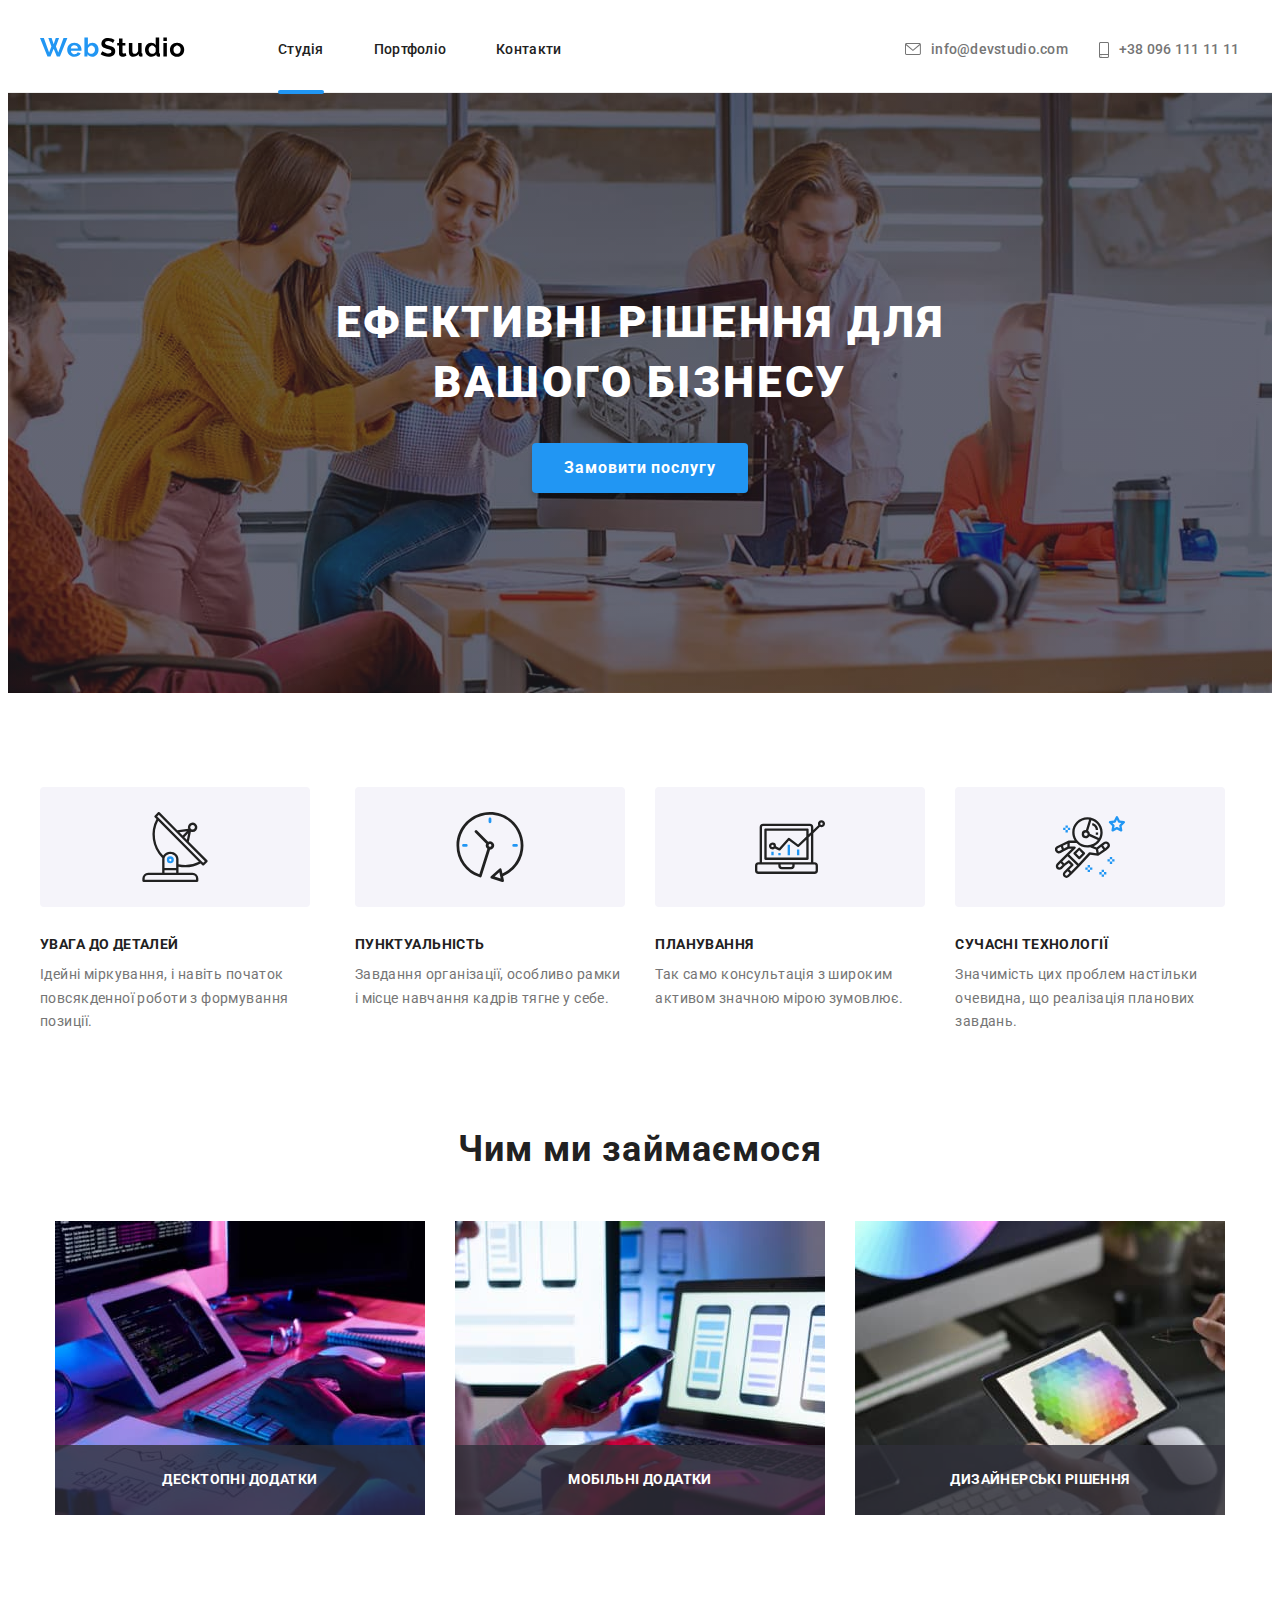
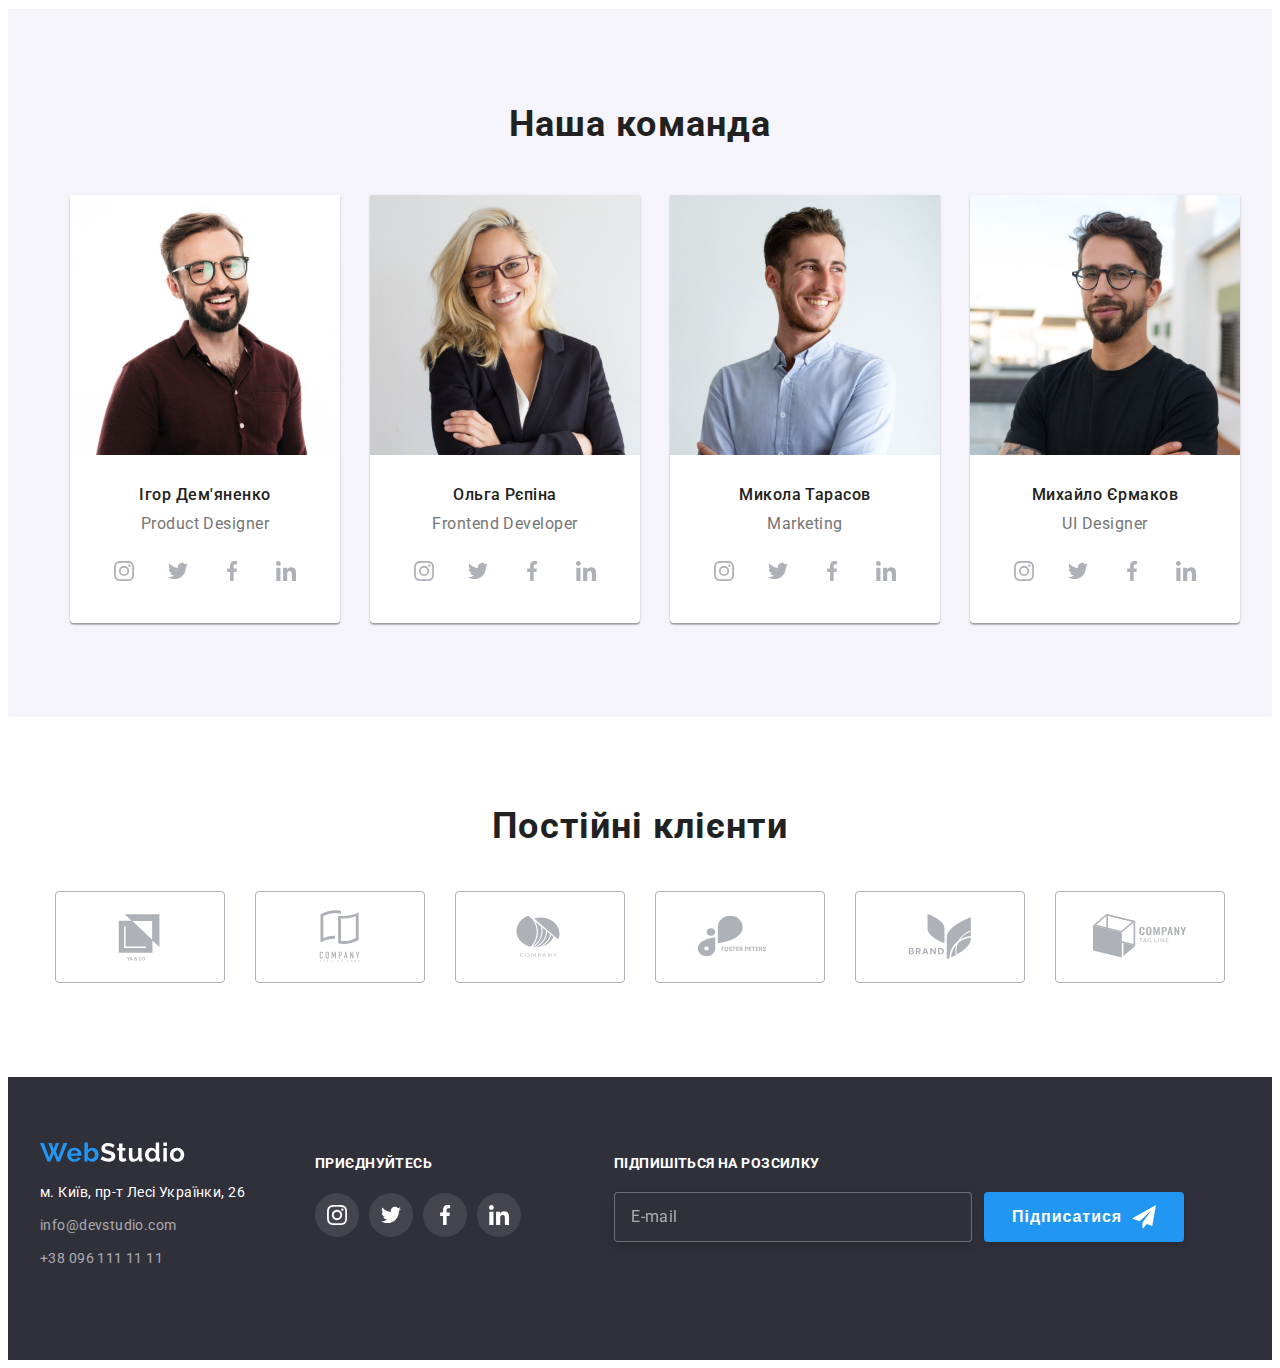
<file: index.html>
<!DOCTYPE html>
 <html lang="uk">
 <head>
    <meta charset="UTF-8">
    <meta http-equiv="X-UA-Compatible" content="IE=edge">
    <meta name="viewport" content="width=device-width, initial-scale=1.0">
    <title>Document</title>
    <link rel="preconnect" href="https://fonts.googleapis.com">
    <link rel="preconnect" href="https://fonts.gstatic.com" crossorigin>
    <link href="https://fonts.googleapis.com/css2?family=Raleway:wght@700&family=Roboto:wght@400;500;700;900&display=swap"
        rel="stylesheet">
        <link rel="stylesheet" href="https://cdnjs.cloudflare.com/ajax/libs/modern-normalize/1.1.0/modern-normalize.min.css"
            integrity="sha512-wpPYUAdjBVSE4KJnH1VR1HeZfpl1ub8YT/NKx4PuQ5NmX2tKuGu6U/JRp5y+Y8XG2tV+wKQpNHVUX03MfMFn9Q=="
            crossorigin="anonymous" referrerpolicy="no-referrer" />
        <link
         rel="stylesheet"
         href="https://cdnjs.cloudflare.com/ajax/libs/animate.css/4.1.1/animate.min.css"
        />    
        <link rel="stylesheet" href="./css/style.css">
 </head>
    <body>
        <header class="header">
            <!--Шапка-->
            <div class="container header-container">
                <nav class="header-navigation">
                    <a class="logo-left link" href="./index.html">
                        <svg class="header-logo" width="145" height="31">
                            <use href="./img/logo.svg#icon-header-logo"></use>
                        </svg>
                    </a>
                    <ul class="header-list list">
                        <li class="header-item">
                            <a class="header-link link" href="./index.html">Студія</a>
                        </li>
                        <li class="header-item">
                            <a class="header-link1 link" href="./portfolio.html">Портфоліо</a>
                        </li>
                        <li class="header-item">
                            <a class="header-link1 link" href="">Контакти</a>
                        </li>
                    </ul>
                </nav>
                <ul class="header-list2 list">
                    <li class="hdr-email">
                        <a class="header-email link" href="email:info@devstudio.com">info@devstudio.com
                            <svg class="mail-icon" widht="16" height="12">
                                <use class="envelope" href="./img/smar-env.svg#icon-envelope"></use>
                            </svg>
                        </a>
                    </li>
                    <li class="hdr-tel">
                        <a class="header-tel" href="tel:+38 096 111 11 11">+38 096 111 11 11
                            <svg class="tel-icon" widht="10" height="16">
                                <use href="./img/smar-env.svg#icon-smartphone"></use>
                            </svg>
                        </a>
                    </li>
                </ul>
            </div>
        </header>
        <main>
            <section class="hero">
                <!--Герой-->
                <div class="container">
                    <h1 class="hero-text">ЕФЕКТИВНІ РІШЕННЯ ДЛЯ ВАШОГО БІЗНЕСУ</h1>
                    <button class="hero-btn" type="button" data-modal-open>Замовити послугу</button>
                </div>
            </section>
            <section class="hero2">
                <div class="container">
                    <ul class="hero2-list list">
                        <li>
                            <a class="hero2-link" href=""> <img src="./img/antenna.svg" alt=""></a>
                            <h3 class="hero2-main">УВАГА ДО ДЕТАЛЕЙ</h3>
                            <p class="hero2-item">Ідейні міркування, і навіть початок повсякденної роботи з формування позиції.</p>
                        </li>
                        <li>
                            <a class="hero2-link" href=""> <img src="./img/clock.svg" alt=""></a>
                            <h3 class="hero2-main">ПУНКТУАЛЬНІСТЬ</h3>
                            <p class="hero2-item">Завдання організації, особливо рамки і місце навчання кадрів тягне у себе.</p>
                        </li>
                        <li>
                            <a class="hero2-link" href=""> <img src="./img/diagram.svg" alt=""></a>
                            <h3 class="hero2-main">ПЛАНУВАННЯ</h3>
                            <p class="hero2-item">Так само консультація з широким активом значною мірою зумовлює.</p>                          
                        </li>
                        <li>
                            <a class="hero2-link" href=""> <img src="./img/astronaut.svg" alt=""></a>
                            <h3 class="hero2-main">СУЧАСНІ ТЕХНОЛОГІЇ</h3>
                            <p class="hero2-item">Значимість цих проблем настільки очевидна, що реалізація планових завдань.</p>                            
                        </li>      
                    </ul>
                </div>
            </section>
            <section class="about">
                <div class="container">
                    <h2 class="about-text">Чим ми займаємося</h2>
                    <ul class="about-list list">
                    <li class="about-item"><img src="./img/img1.jpg" alt="гарно" width="370" height="294">
                    <button class="about-btn" type="button">Десктопні додатки</button></li>
                    <li class="about-item"><img src="./img/img2.jpg" alt="робим" width="370" height="294">
                    <button class="about-btn" type="button">Мобільні додатки</button></li></li>
                    <li class="about-item"><img src="./img/img3.jpg" alt="фотошоп" width="370" height="294">
                    <button class="about-btn" type="button">Дизайнерські рішення</button></li></li>
                    </ul>
                </div>
            </section>
            <section class="team">
                <div class="container">
                    <h2 class="team-maintext">Наша команда</h2>
                    <ul class="team-list list">
                        <li class="team-members"><img src="./img/img4-min.jpg" alt="Ігор Дем'яненко" width="270" height="260">
                        <div class="team1">
                            <h3 class="team-toptext">Ігор Дем'яненко</h3>
                            <p class="team-bottomtext">Product Designer</p>
                            <ul class="soc-list list">
                                <li class="soc-item">
                                    <a class="soc-link" href="">
                                        <svg class="soc-icon" width="20" height="20">
                                        <use class="soc-icons" href="./img/symbol-defs.svg#icon-instagram"></use>
                                        </svg>
                                    </a>
                                </li>
                                <li class="soc-item">
                                    <a class="soc-link" href="">
                                        <svg class="soc-icon" width="20" height="20">
                                            <use class="soc-icons" href="./img/symbol-defs.svg#icon-twitter"></use>
                                        </svg>
                                    </a>
                                </li>
                                <li class="soc-item">
                                    <a class="soc-link" href="">
                                        <svg class="soc-icon" width="20" height="20">
                                            <use class="soc-icons" href="./img/symbol-defs.svg#icon-facebook"></use>
                                        </svg>
                                    </a>
                                </li>
                                <li class="soc-item">
                                    <a class="soc-link" href="">
                                        <svg class="soc-icon" width="20" height="20">
                                            <use class="soc-icons" href="./img/symbol-defs.svg#icon-linkedin"></use>
                                        </svg>
                                    </a>
                                </li>
                            </ul>
                        </div>
                    </li>
                        <li class="team-members"><img src="./img/img5-min.jpg" alt="Ольга Рєпіна" width="270" height="260">
                        <div class="team1">
                            <h3 class="team-toptext">Ольга Рєпіна</h3>
                            <p class="team-bottomtext">Frontend Developer</p>
                            <ul class="soc-list list">
                                <li class="soc-item">
                                    <a class="soc-link" href="">
                                        <svg class="soc-icon" width="20" height="20">
                                            <use href="./img/symbol-defs.svg#icon-instagram"></use>
                                        </svg>
                                    </a>
                                </li>
                                <li class="soc-item">
                                    <a class="soc-link" href="">
                                        <svg class="soc-icon" width="20" height="20">
                                            <use href="./img/symbol-defs.svg#icon-twitter"></use>
                                        </svg>
                                    </a>
                                </li>
                                <li class="soc-item">
                                    <a class="soc-link" href="">
                                        <svg class="soc-icon" width="20" height="20">
                                            <use href="./img/symbol-defs.svg#icon-facebook"></use>
                                        </svg>
                                    </a>
                                </li>
                                <li class="soc-item">
                                    <a class="soc-link" href="">
                                        <svg class="soc-icon" width="20" height="20">
                                            <use href="./img/symbol-defs.svg#icon-linkedin"></use>
                                        </svg>
                                    </a>
                                </li>
                            </ul>
                        </div>
                        </li>
                        <li class="team-members"><img src="./img/img6-min.jpg" alt="Микола Тарасов" width="270" height="260">
                        <div class="team1">
                            <h3 class="team-toptext">Микола Тарасов</h3>
                            <p class="team-bottomtext">Marketing</p>
                            <ul class="soc-list list">
                                <li class="soc-item">
                                    <a class="soc-link" href="">
                                        <svg class="soc-icon" width="20" height="20">
                                            <use href="./img/symbol-defs.svg#icon-instagram"></use>
                                        </svg>
                                    </a>
                                </li>
                                <li class="soc-item">
                                    <a class="soc-link" href="">
                                        <svg class="soc-icon" width="20" height="20">
                                            <use href="./img/symbol-defs.svg#icon-twitter"></use>
                                        </svg>
                                    </a>
                                </li>
                                <li class="soc-item">
                                    <a class="soc-link" href="">
                                        <svg class="soc-icon" width="20" height="20">
                                            <use href="./img/symbol-defs.svg#icon-facebook"></use>
                                        </svg>
                                    </a>
                                </li>
                                <li class="soc-item">
                                    <a class="soc-link" href="">
                                        <svg class="soc-icon" width="20" height="20">
                                            <use href="./img/symbol-defs.svg#icon-linkedin"></use>
                                        </svg>
                                    </a>
                                </li>
                            </ul>
                        </div>
                        </li>
                        <li class="team-members"><img src="./img/img7-min.jpg" alt="Михайло Єрмаков" width="270" height="260">
                        <div class="team1">
                            <h3 class="team-toptext">Михайло Єрмаков</h3>
                            <p class="team-bottomtext">UI Designer</p>
                            <ul class="soc-list list">
                                <li class="soc-item">
                                    <a class="soc-link" href="">
                                        <svg class="soc-icon" width="20" height="20">
                                            <use href="./img/symbol-defs.svg#icon-instagram"></use>
                                        </svg>
                                    </a>
                                </li>
                                <li class="soc-item">
                                    <a class="soc-link" href="">
                                        <svg class="soc-icon" width="20" height="20">
                                            <use href="./img/symbol-defs.svg#icon-twitter"></use>
                                        </svg>
                                    </a>
                                </li>
                                <li class="soc-item">
                                    <a class="soc-link" href="">
                                        <svg class="soc-icon" width="20" height="20">
                                            <use href="./img/symbol-defs.svg#icon-facebook"></use>
                                        </svg>
                                    </a>
                                </li>
                                <li class="soc-item">
                                    <a class="soc-link" href="">
                                        <svg class="soc-icon" width="20" height="20">
                                            <use href="./img/symbol-defs.svg#icon-linkedin"></use>
                                        </svg>
                                    </a>
                                </li>
                            </ul>
                        </div>
                        </li>
                    </ul>
                </div>
            </section>
            <section class="clients">
            <div class="container list">
                <h2 class="clients-maintext">Постійні клієнти</h2>
                <ul class="clients-list list">
                <li class="clients-item">
                    <a class="clients-logo" href="">
                    <svg class="clients-icon" width="106" height="60">
                        <use class="clients-icons" href="./img/symbol-defs2.svg#icon-Logo1"></use>
                    </svg>
                    </a>
                </li>
                <li class="clients-item">
                    <a class="clients-logo" href="">
                    <svg class="clients-icon" width="106" height="60">
                        <use class="clients-icons" href="./img/symbol-defs2.svg#icon-Logo2"></use>
                    </svg>
                    </a>
                </li>
                <li class="clients-item">
                    <a class="clients-logo" href="">
                    <svg class="clients-icon" width="106" height="60">
                        <use class="clients-icons" href="./img/symbol-defs2.svg#icon-Logo3"></use>
                    </svg>
                    </a>
                </li>
                <li class="clients-item">
                    <a class="clients-logo" href="">
                    <svg class="clients-icon" width="106" height="60">
                        <use class="clients-icons" href="./img/symbol-defs2.svg#icon-Logo4"></use>
                    </svg>
                    </a>
                </li>
                <li class="clients-item">
                    <a class="clients-logo" href="">
                    <svg class="clients-icon" width="106" height="60">
                        <use class="clients-icons" href="./img/symbol-defs2.svg#icon-Logo5"></use>
                    </svg>
                    </a>
                </li>
                <li class="clients-item">
                    <a class="clients-logo" href="">
                    <svg class="clients-icon" width="106" height="60">
                        <use class="clients-icons" href="./img/symbol-defs2.svg#icon-Logo6"></use>
                    </svg>
                    </a>
                </li>
                </ul>
            </div>
            </section>
         </main>
         <footer class="footer">
            <div class="container ftr-container">
                <div class="ftr-logo">
                    <a class="footer-logo link" href="./index.html">                                
                    <svg class="footer-logoicon" width="145" height="31">
                    <use href="./img/logo.svg#icon-footer-logo"></use>
                     </svg>
                    </a>                        
                <ul class="footer-list list">
                    <li class="footer-item"><a class="footer-map link" href="https://goo.gl/maps/kYYPEekxgbU7nX6b8">м. Київ, пр-т Лесі Українки, 26</a></li>
                    <li class="footer-item"><a class="footer-email link" href="email:info@devstudio.com">info@devstudio.com</a></li>
                    <li class="footer-item"><a class="footer-tel link" href="tel:+38 096 111 11 11">+38 096 111 11 11</a></li>
                </ul></div>                               
                    <div class="footer-social">
                        <h3 class="footer-soctext">ПРИЄДНУЙТЕСЬ</h3>
                     <ul class="footer-soc list">                         
                         <li class="footer-socitem">
                         <a class="footer-link" href="">
                         <svg class="footer-icon" width="20" height="20">
                            <use class="footer-icons" href="./img/footer.svg#icon-instagram-2"></use>
                         </svg>
                         </a>
                         </li>
                         <li class="footer-socitem">
                         <a class="footer-link" href="">
                         <svg class="footer-icon" width="20" height="20">
                            <use class="footer-icons" href="./img/footer.svg#icon-twitter2"></use>
                         </svg>
                         </a>
                         </li>
                         <li class="footer-socitem">
                         <a class="footer-link" href="">
                         <svg class="footer-icon" width="20" height="20">
                            <use class="footer-icons" href="./img/footer.svg#icon-facebook2"></use>
                         </svg>
                         </a>
                         </li>
                         <li class="footer-socitem">
                         <a class="footer-link" href="">
                         <svg class="footer-icon" width="20" height="20">
                            <use class="footer-icons" href="./img/footer.svg#icon-linkedin2"></use>
                         </svg>
                         </a>
                         </li>
                     </ul>
                    </div>
                    <div class="subscribe">
                    <form class="footer-subscribe">                                            
                        <p class="subscribe-text">Підпишіться на розсилку</p>
                        <span class="subscribe-button">
                        <label>
                        <input type="email" 
                         class="subscribe-input" 
                         name="user-email" 
                         required
                         placeholder="E-mail"></label>
                         <span class="subscribe-wrap">                                         
                         <button type="submit" class="subscribe-btn">Підписатися</button>
                         <svg class="icon-send" width="24" height="24">
                            <use href="./img/symbol-defs.svg#icon-icon-send"></use>
                         </svg></span></span>
                    </form></div>                
         </footer>
         <div class="backdrop is-hidden" data-modal>
            <div class="modal">
            <button class="modal-btn" type="button" data-modal-close>
                <svg class="modal-close-icon" width="18" height="18">
                    <use href="./img/symbol-defs.svg#icon-close"></use>
                </svg>
            </button>
            <p class="modal-title">Залиште свої дані, ми вам передзвонимо</p>
            <form>
              <label>
                <span class="modal-label-text">Ім'я</span>
                <span class="input-wrap">                
                <input type="text" class="modal-input" name="user-name" required>
                  <svg class="modal-input-icon" width="18" height="18">
                <use href="./img/symbol-defs.svg#icon-person-black"></use>
                  </svg> </span></label>              
              <label>
                <span class="modal-label-text">Телефон</span>
                <span class="input-wrap">                
                <input type="tel" class="modal-input" name="user-tel" required>
                  <svg class="modal-input-icon" width="18" height="18">
                <use href="./img/symbol-defs.svg#icon-phone-black"></use>
                  </svg> </span></label>              
              <label>
                <span class="modal-label-text">Пошта</span>
                <span class="input-wrap">                
                <input type="email" class="modal-input" name="user-email" required>
                  <svg class="modal-input-icon" width="18" height="18">
                <use href="./img/symbol-defs.svg#icon-email-black"></use>
                  </svg> </span></label>
              <label>
                <span class="modal-label-text">Коментар</span>
                <textarea name="user-text" 
                id="user-text" 
                class="modal-comment" 
                placeholder="Введіть текст"></textarea></label>
                <div class="modal-field">
                <input type="checkbox" class="input-check visually-hidden" 
                name="privacy" 
                value="true" 
                required 
                id="privacy">
              <label for="privacy" class="check-text">
                <span>
                <svg class="check-icon" width="16" height="15">
                <use href="./img/symbol-defs.svg#icon-icon-check"></use>
                </svg></span>Погоджуюся з розсилкою та приймаю <a href="" class="license">Умови договору</a></label>
                </div>
                <span class="submit-button">                
                <button type="submit" class="submit-btn">Відправити</button></span>
            </form>    
            </div>
         </div>
         <script src="./js/modal.js"></script>
        </body>
</html>
</file>
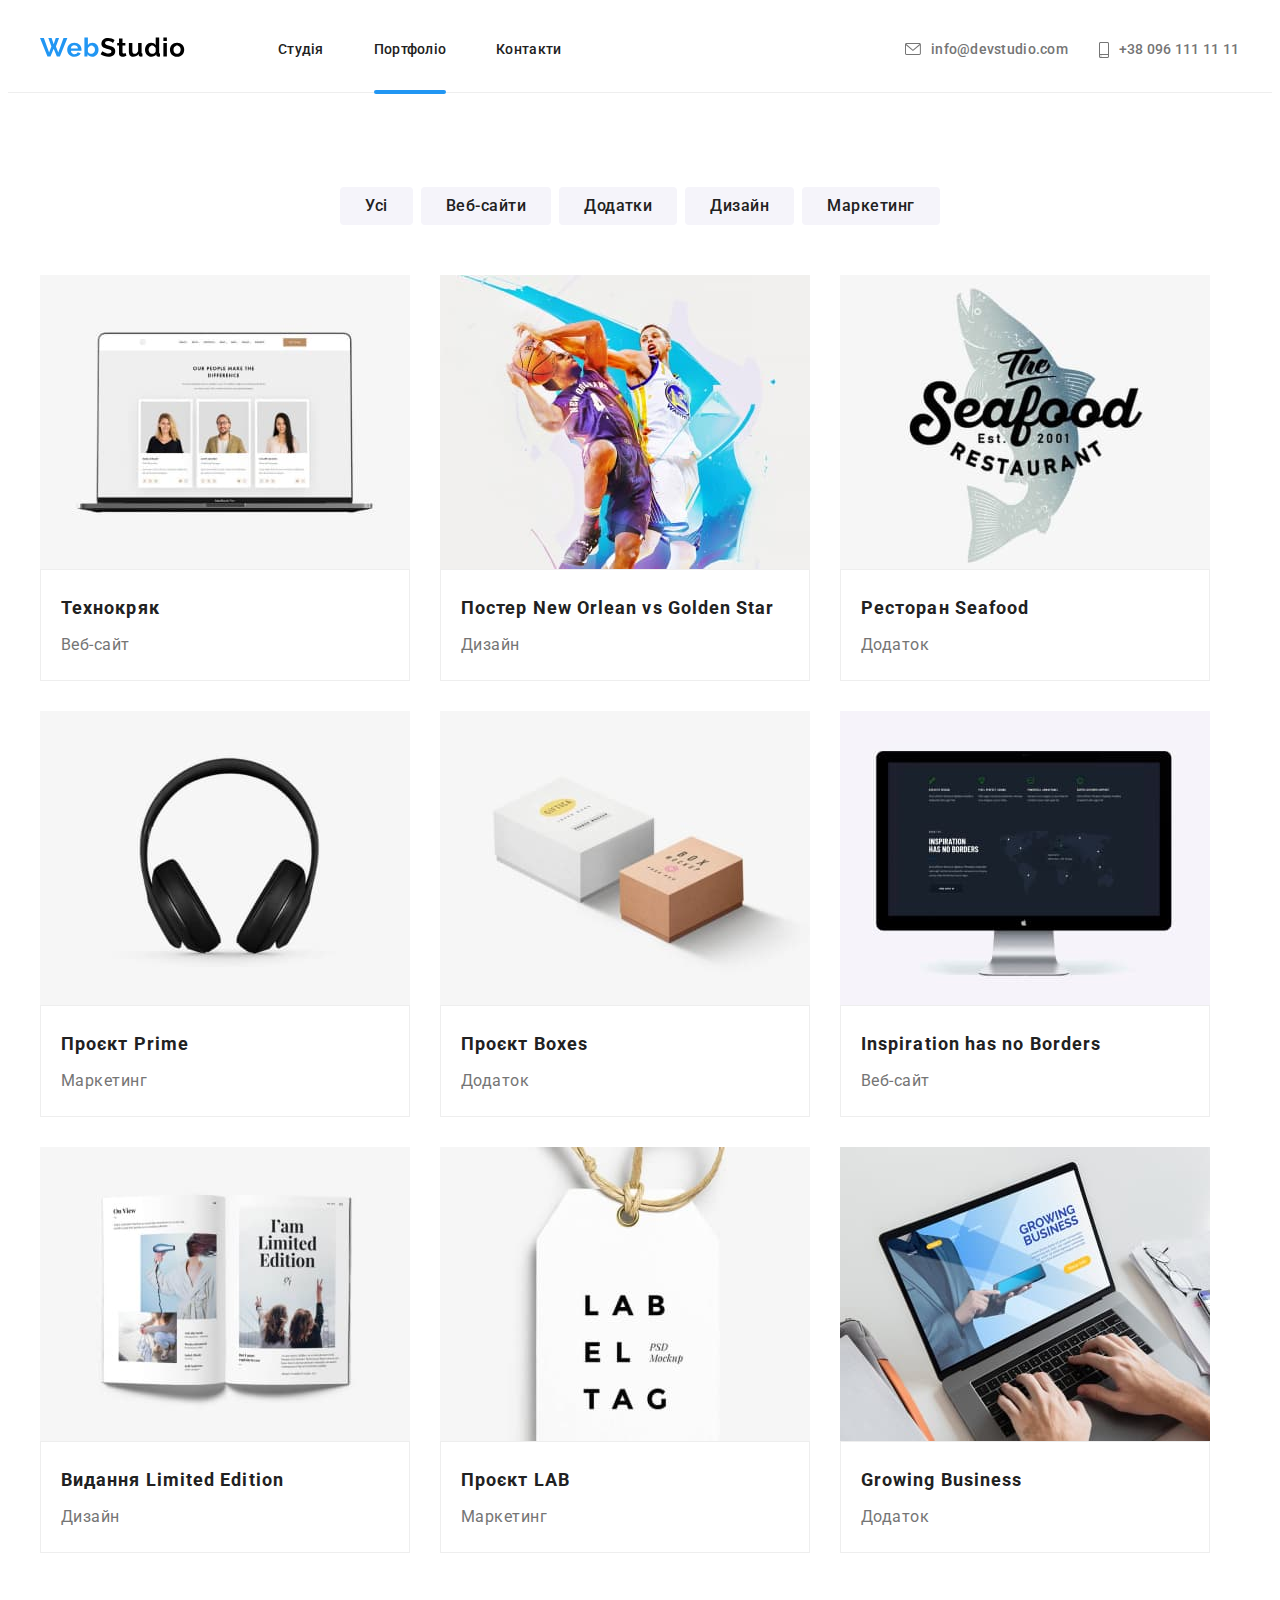
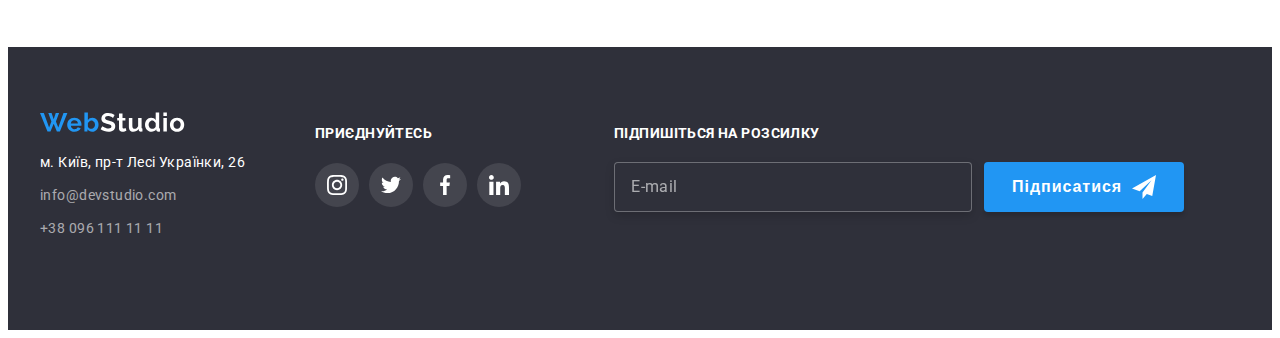
<file: portfolio.html>
<!DOCTYPE html>
<html lang="en">
<head>
    <meta charset="UTF-8">
    <meta http-equiv="X-UA-Compatible" content="IE=edge">
    <meta name="viewport" content="width=device-width, initial-scale=1.0">
    <title>Document</title>
    <link rel="preconnect" href="https://fonts.googleapis.com">
    <link rel="preconnect" href="https://fonts.gstatic.com" crossorigin>
    <link href="https://fonts.googleapis.com/css2?family=Raleway:wght@700&family=Roboto:wght@400;500;700;900&display=swap"
        rel="stylesheet">
        <link rel="stylesheet" href="https://cdnjs.cloudflare.com/ajax/libs/modern-normalize/1.1.0/modern-normalize.min.css"
            integrity="sha512-wpPYUAdjBVSE4KJnH1VR1HeZfpl1ub8YT/NKx4PuQ5NmX2tKuGu6U/JRp5y+Y8XG2tV+wKQpNHVUX03MfMFn9Q=="
            crossorigin="anonymous" referrerpolicy="no-referrer" />
        <link
         rel="stylesheet"
         href="https://cdnjs.cloudflare.com/ajax/libs/animate.css/4.1.1/animate.min.css"
         /> 
    <link rel="stylesheet" href="./css/style.css">
</head>
<body>
    <header class="header">
        <!--Шапка-->
        <div class="container header-container">
            <nav class="header-navigation">
                <a class="logo-left link" href="./index.html">
                    <svg class="header-logo" width="145" height="31">
                        <use href="./img/logo.svg#icon-header-logo"></use>
                    </svg>
                </a>
                <ul class="header-list list">
                    <li class="header-item">
                        <a class="header-link1 link" href="./index.html">Студія</a>
                    </li>
                    <li class="header-item">
                        <a class="header-link link" href="./portfolio.html">Портфоліо</a>
                    </li>
                    <li class="header-item">
                        <a class="header-link1 link" href="">Контакти</a>
                    </li>
                </ul>
            </nav>
            <ul class="header-list2 list">
                <li class="hdr-email">
                    <a class="header-email link" href="email:info@devstudio.com">info@devstudio.com
                        <svg class="mail-icon" widht="16" height="12">
                            <use class="envelope" href="./img/smar-env.svg#icon-envelope"></use>
                        </svg>
                    </a>
                </li>
                <li class="hdr-tel">
                    <a class="header-tel" href="tel:+38 096 111 11 11">+38 096 111 11 11
                        <svg class="tel-icon" widht="10" height="16">
                            <use href="./img/smar-env.svg#icon-smartphone"></use>
                        </svg>
                    </a>
                </li>
            </ul>
        </div>
    </header>
    <main>
    <section class="projects">
        <div class="container">
            <ul class="infobar-buttons list">            
                <li><button class="infobar-btn" type="button">Усі</button></li>
                <li><button class="infobar-btn" type="button">Веб-сайти</button></li>
                <li><button class="infobar-btn" type="button">Додатки</button></li>
                <li><button class="infobar-btn" type="button">Дизайн</button></li>
                <li><button class="infobar-btn" type="button">Маркетинг</button></li>
            </ul>
            <ul class="projects-list list">
                <li class="projects-item"> 
                 <div class="project-wrap">
                    <img src="./img/port1.jpg" alt="Технокряк" width="370" height="294">
                    <p class="project-text">Ресурс пропонує комплексні пропозиції з різним рівнем функціоналу та сервісів. 
                        Все це дозволить відвідувачу отримати вичерпні відомості про компанію чи приватну особу.</p>
                 </div>   
                <div class="project1">                    
                    <h3 class="projects-toptext">Технокряк</h3>
                    <p class="projects-bottomtext">Веб-сайт</p>
                </div></li>
                <li class="projects-item">
                    <div class="project-wrap">
                        <img src="./img/port2.jpg" alt="Постер New Orlean vs Golden Star" width="370" height="294">
                    <p class="project-text">Ресурс пропонує комплексні пропозиції з різним рівнем функціоналу та сервісів. 
                        Все це дозволить відвідувачу отримати вичерпні відомості про компанію чи приватну особу.</p>
                    </div>                    
                <div class="project1">                    
                    <h3 class="projects-toptext">Постер New Orlean vs Golden Star</h3>
                    <p class="projects-bottomtext">Дизайн</p>
                </div></li>
                <li class="projects-item">
                    <div class="project-wrap">
                        <img src="./img/port3.jpg" alt="Ресторан Seafood" width="370" height="294">
                    <p class="project-text">Ресурс пропонує комплексні пропозиції з різним рівнем функціоналу та сервісів. 
                        Все це дозволить відвідувачу отримати вичерпні відомості про компанію чи приватну особу.</p>
                    </div>                    
                <div class="project1">                    
                    <h3 class="projects-toptext">Ресторан Seafood</h3>
                    <p class="projects-bottomtext">Додаток</p></div></li>
                <li class="projects-item">
                    <div class="project-wrap">
                        <img src="./img/port4.jpg" alt="Проєкт Prime" width="370" height="294">
                    <p class="project-text">Ресурс пропонує комплексні пропозиції з різним рівнем функціоналу та сервісів. 
                        Все це дозволить відвідувачу отримати вичерпні відомості про компанію чи приватну особу.</p>
                    </div>                      
                <div class="project1">                    
                    <h3 class="projects-toptext">Проєкт Prime</h3>
                    <p class="projects-bottomtext">Маркетинг</p></div></li>
                <li class="projects-item">
                    <div class="project-wrap">
                        <img src="./img/port5.jpg" alt="Проєкт Boxes" width="370" height="294">
                    <p class="project-text">Ресурс пропонує комплексні пропозиції з різним рівнем функціоналу та сервісів. 
                        Все це дозволить відвідувачу отримати вичерпні відомості про компанію чи приватну особу.</p>
                    </div>                      
                <div class="project1">                    
                    <h3 class="projects-toptext">Проєкт Boxes</h3>
                    <p class="projects-bottomtext">Додаток</p></div></li>
                <li class="projects-item">
                    <div class="project-wrap">
                        <img src="./img/port6.jpg" alt="Inspiration has no Borders" width="370" height="294">
                    <p class="project-text">Ресурс пропонує комплексні пропозиції з різним рівнем функціоналу та сервісів. 
                        Все це дозволить відвідувачу отримати вичерпні відомості про компанію чи приватну особу.</p>
                    </div>                     
                <div class="project1">                    
                    <h3 class="projects-toptext">Inspiration has no Borders</h3>
                    <p class="projects-bottomtext">Веб-сайт</p></div></li>
                <li class="projects-item">
                    <div class="project-wrap">
                        <img src="./img/port7.jpg" alt="Видання Limited Edition" width="370" height="294">
                    <p class="project-text">Ресурс пропонує комплексні пропозиції з різним рівнем функціоналу та сервісів. 
                        Все це дозволить відвідувачу отримати вичерпні відомості про компанію чи приватну особу.</p>
                    </div>                      
                <div class="project1">                    
                    <h3 class="projects-toptext">Видання Limited Edition</h3>
                    <p class="projects-bottomtext">Дизайн</p></div></li>
                <li class="projects-item">
                    <div class="project-wrap">
                        <img src="./img/port8.jpg" alt="Проєкт LAB" width="370" height="294">
                    <p class="project-text">Ресурс пропонує комплексні пропозиції з різним рівнем функціоналу та сервісів. 
                        Все це дозволить відвідувачу отримати вичерпні відомості про компанію чи приватну особу.</p>
                    </div>                      
                <div class="project1">                    
                    <h3 class="projects-toptext">Проєкт LAB</h3>
                    <p class="projects-bottomtext">Маркетинг</p></div></li>
                <li class="projects-item">
                    <div class="project-wrap">
                        <img src="./img/port9.jpg" alt="Growing Business" width="370" height="294">
                    <p class="project-text">Ресурс пропонує комплексні пропозиції з різним рівнем функціоналу та сервісів. 
                        Все це дозволить відвідувачу отримати вичерпні відомості про компанію чи приватну особу.</p>
                    </div>                    
                <div class="project1">                    
                    <h3 class="projects-toptext">Growing Business</h3>
                    <p class="projects-bottomtext">Додаток</p></div></li>
            </ul>
        </div>
    </section>
    </main>
         <footer class="footer">
            <div class="container ftr-container">
                <div class="ftr-logo">
                    <a class="footer-logo link" href="./index.html">                                
                    <svg class="footer-logoicon" width="145" height="31">
                    <use href="./img/logo.svg#icon-footer-logo"></use>
                     </svg>
                    </a>                        
                <ul class="footer-list list">
                    <li class="footer-item"><a class="footer-map link" href="https://goo.gl/maps/kYYPEekxgbU7nX6b8">м. Київ, пр-т Лесі Українки, 26</a></li>
                    <li class="footer-item"><a class="footer-email link" href="email:info@devstudio.com">info@devstudio.com</a></li>
                    <li class="footer-item"><a class="footer-tel link" href="tel:+38 096 111 11 11">+38 096 111 11 11</a></li>
                </ul></div>                               
                    <div class="footer-social">
                        <h3 class="footer-soctext">ПРИЄДНУЙТЕСЬ</h3>
                     <ul class="footer-soc list">                         
                         <li class="footer-socitem">
                         <a class="footer-link" href="">
                         <svg class="footer-icon" width="20" height="20">
                            <use class="footer-icons" href="./img/footer.svg#icon-instagram-2"></use>
                         </svg>
                         </a>
                         </li>
                         <li class="footer-socitem">
                         <a class="footer-link" href="">
                         <svg class="footer-icon" width="20" height="20">
                            <use class="footer-icons" href="./img/footer.svg#icon-twitter2"></use>
                         </svg>
                         </a>
                         </li>
                         <li class="footer-socitem">
                         <a class="footer-link" href="">
                         <svg class="footer-icon" width="20" height="20">
                            <use class="footer-icons" href="./img/footer.svg#icon-facebook2"></use>
                         </svg>
                         </a>
                         </li>
                         <li class="footer-socitem">
                         <a class="footer-link" href="">
                         <svg class="footer-icon" width="20" height="20">
                            <use class="footer-icons" href="./img/footer.svg#icon-linkedin2"></use>
                         </svg>
                         </a>
                         </li>
                     </ul>
                    </div>
                    <div class="subscribe">
                    <form class="footer-subscribe">                                            
                        <p class="subscribe-text">Підпишіться на розсилку</p>
                        <span class="subscribe-button">
                        <label>
                        <input type="email" 
                         class="subscribe-input" 
                         name="user-email" 
                         required
                         placeholder="E-mail"></label>
                         <span class="subscribe-wrap">                                         
                         <button type="submit" class="subscribe-btn">Підписатися</button>
                         <svg class="icon-send" width="24" height="24">
                            <use href="./img/symbol-defs.svg#icon-icon-send"></use>
                         </svg></span></span>
                    </form></div>                
         </footer>
</body>
</html>
</file>
<file: css/style.css>
@font-face {
  font-family: 'Raleway';
  src: url(../fonts/Raleway-Bold.ttf);
}
:root {
  --button-color: #2196f3;
  --font-grey: #757575;
  --font-black: #212121;
  --font-white: #ffffff;
}
p,
h1,
h2,
h3,
h4,
h5,
h6 {
  margin: 0;
}
ul,
ol {
  margin: 0;
  padding-left: 0;
}
button {
  cursor: pointer;
}
img {
  display: block;
}

body {
  font-family: 'Roboto', sans-serif;
  color: #212121;
}

.list {
  list-style: none;
}
.link {
  text-decoration: none;
}
.container {
  width: 1200px;
  padding-left: 15px;
  padding-right: 15px;
  margin: 0 auto;
}
.visually-hidden {
  position: absolute;
  white-space: nowrap;
  width: 1px;
  height: 1px;
  overflow: hidden;
  border: 0;
  padding: 0;
  clip: rect(0 0 0 0);
  clip-path: inset(50%);
  margin: -1px;
}
/* ---------HEADER-------- */
.header {
  padding-bottom: 25px;
  padding-top: 24px;
  border-bottom: 1px solid #eeeeee;
}
.header-navigation {
  display: flex;
}
.header-container {
  display: flex;
  align-items: center;
}
.header-list {
  display: flex;
  align-items: center;
  gap: 50px;
}
.header-list2 {
  display: flex;
  margin-left: auto;
  gap: 30px;
}
.logo-left {
  margin-right: 93px;
}
.header-link {
  position: relative;
  display: block;
  font-weight: 500;
  font-size: 14px;
  line-height: 1.14;
  letter-spacing: 0.02em;
  color: var(--font-black);
}
.header-link1 {
  position: relative;
  display: block;
  font-weight: 500;
  font-size: 14px;
  line-height: 1.14;
  letter-spacing: 0.02em;
  color: var(--font-black);
}
.header-link:hover,
.header-link:focus {
  color: var(--button-color);
  transition-duration: 250ms;
  transition-timing-function: cubic-bezier(0.4, 0, 0.2, 1);
}
.header-link1:hover,
.header-link1:focus {
  color: var(--button-color);
  transition-duration: 250ms;
  transition-timing-function: cubic-bezier(0.4, 0, 0.2, 1);
}
.header-link::after {
  content: '';
  position: absolute;
  display: block;
  left: 0;
  bottom: 0;
  top: 48px;
  width: 100%;
  height: 4px;
  background: #2196f3;
  border-radius: 2px;
}
.header-tel {
  text-decoration: none;
  font-weight: 500;
  font-size: 14px;
  line-height: 1.14;
  letter-spacing: 0.02em;
  color: #757575;
  display: flex;
  flex-direction: row-reverse;
  gap: 10px;
  justify-content: center;
  align-items: center;
}
.header-tel:hover,
.header-tel:focus {
  color: var(--button-color);
  transition-duration: 250ms;
  transition-timing-function: cubic-bezier(0.4, 0, 0.2, 1);
}
.header-email {
  font-weight: 500;
  font-size: 14px;
  line-height: 1.14;
  letter-spacing: 0.02em;
  color: #757575;
  display: flex;
  flex-direction: row-reverse;
  gap: 10px;
  justify-content: center;
  align-items: center;
}
.header-email:hover,
.header-email:focus {
  color: var(--button-color);
  transition-duration: 250ms;
  transition-timing-function: cubic-bezier(0.4, 0, 0.2, 1);
}

.hdr-tel {
  display: flex;
  justify-content: center;
  align-items: center;
  gap: 10px;
  width: 142px;
  height: 16px;
}

.mail-icon {
  width: 16px;
  height: 12px;
  fill: currentColor;
}
.tel-icon {
  width: 10px;
  height: 16px;
  fill: currentColor;
}

/* ---------HEADER-------- */
/* ---------HERO---------- */
.hero {
  padding-top: 200px;
  padding-bottom: 200px;
}

.hero,
.hero-btn {
  background-color: #2f303a;
  background-image: linear-gradient(rgba(47, 48, 58, 0.4), rgba(47, 48, 58, 0.4)),
    url(../img/hero-bg.jpg);
  background-repeat: no-repeat;
  background-position: center;
  background-size: cover;
  display: block;
  margin: 0px auto;
}
.hero-btn {
  font-family: inherit;
  font-weight: 700;
  font-size: 16px;
  line-height: 1.88;
  letter-spacing: 0.06em;
  color: #ffffff;
  cursor: pointer;
  display: block;
  margin: 0px auto;
  background: #2196f3;
  box-shadow: 0px 4px 4px rgba(0, 0, 0, 0.15);
  border-radius: 4px;
  min-width: 216px;
  height: 50px;
  left: 692px;
  top: 470px;
  border: none;
}
.hero-text {
  font-weight: 900;
  font-size: 44px;
  line-height: 1.36;
  letter-spacing: 0.06em;
  text-transform: uppercase;
  color: #ffffff;
  margin-bottom: 30px;
  margin-right: auto;
  margin-left: auto;
  max-width: 696px;
  text-align: center;
}

/* ---------HERO---------- */
/* ---------HERO2--------- */
.hero2 {
  padding-top: 94px;
}
.hero2-list {
  display: flex;
  gap: 30px;
}

.hero2-main {
  font-weight: 700;
  font-size: 14px;
  line-height: 1.14;
  letter-spacing: 0.03em;
  text-transform: uppercase;
  margin-bottom: 10px;
  color: var(--font-black);
}
.hero2-item {
  font-size: 14px;
  line-height: 1.71;
  letter-spacing: 0.03em;
  color: var(--font-grey);
  min-width: 270px;
}
.hero2-link {
  display: flex;
  align-items: center;
  justify-content: center;
  gap: 30px;
  margin-bottom: 30px;
  background-color: #f5f4fa;
  width: 270px;
  height: 120px;
  border-radius: 4px;
}

/* ---------HERO2---------- */
/* ---------ABOUT---------- */
.about {
  padding-top: 94px;
  padding-bottom: 94px;
}
.about-list {
  display: flex;
  justify-content: center;
  gap: 30px;
}
.about-text {
  font-weight: 700;
  font-size: 36px;
  line-height: 1.17;
  letter-spacing: 0.03em;
  color: var(--font-black);
  margin-bottom: 50px;
  text-align: center;
}
.about-item {
  position: relative;
}
.about-btn {
  position: absolute;
  bottom: 0;
  left: 0;
  width: 100%;
  height: 70px;
  border: none;
  font-family: 'Roboto';
  font-style: normal;
  font-weight: 700;
  font-size: 14px;
  line-height: 1.14;
  text-align: center;
  letter-spacing: 0.03em;
  text-transform: uppercase;
  color: #ffffff;
  background: rgba(47, 48, 58, 0.8);
}
/* ---------INFO---------- */
/* ---------TEAM---------- */
.team {
  padding-top: 94px;
  padding-bottom: 94px;
}
.team-list {
  display: flex;
  gap: 30px;
  justify-content: flex-end;
}
.team-maintext {
  font-weight: 700;
  font-size: 36px;
  line-height: 1.17;
  letter-spacing: 0.03em;
  color: var(--font-black);
  margin-bottom: 50px;
  text-align: center;
}

.team-toptext {
  font-weight: 500;
  font-size: 16px;
  line-height: 1.19;
  letter-spacing: 0.03em;
  color: var(--font-black);
  text-align: center;
  margin-bottom: 10px;
}
.team-bottomtext {
  font-size: 16px;
  line-height: 1.19;
  letter-spacing: 0.03em;
  color: var(--font-grey);
  text-align: center;
}
.team1 {
  padding-top: 30px;
  padding-bottom: 30px;
}
.soc-link {
  width: 44px;
  height: 44px;
  border-radius: 50%;
  display: flex;
  align-items: center;
  justify-content: center;
  color: #ffffff;
  margin-top: 16px;
  transition-duration: 250ms;
  transition-timing-function: cubic-bezier(0.4, 0, 0.2, 1);
}

.soc-list {
  display: flex;
  align-items: center;
  gap: 10px;
  justify-content: center;
}
.soc-icon {
  fill: #afb1b8;
  transition-duration: 250ms;
  transition-timing-function: cubic-bezier(0.4, 0, 0.2, 1);
}
.soc-link:hover,
.soc-link:focus {
  background-color: var(--button-color);
  transition-duration: 250ms;
  transition-timing-function: cubic-bezier(0.4, 0, 0.2, 1);
}
.soc-link:hover .soc-icon,
.soc-link:focus .soc-icon {
  fill: #ffffff;
  transition-duration: 250ms;
  transition-timing-function: cubic-bezier(0.4, 0, 0.2, 1);
}

.team {
  background-color: #f5f4fa;
}
.team-members {
  background-color: #ffffff;
  box-shadow: 0px 1px 3px rgba(0, 0, 0, 0.12), 0px 1px 1px rgba(0, 0, 0, 0.14),
    0px 2px 1px rgba(0, 0, 0, 0.2);
  border-radius: 0px 0px 4px 4px;
}

/* ---------TEAM---------- */
/*--------Clients------*/
.clients {
  padding-top: 94px;
  padding-bottom: 94px;
}
.clients-maintext {
  font-weight: 700;
  font-size: 36px;
  line-height: 0.85;
  letter-spacing: 0.03em;
  margin-bottom: 50px;
  text-align: center;
}
.clients-logo {
  display: flex;
  align-items: center;
  justify-content: center;
  gap: 30px;
  box-sizing: border-box;
  border: 1px solid #afb1b8;
  border-radius: 4px;
  width: 170px;
  height: 92px;
  left: 615px;
  top: 2490px;
  color: #afb1b8;
  transition-duration: 250ms;
  transition-timing-function: cubic-bezier(0.4, 0, 0.2, 1);
}
.clients-icon {
  fill: currentColor;
}
.clients-logo:hover,
.clients-logo:focus {
  background-color: #ffffff;
  color: var(--button-color);
  border-color: var(--button-color);
}
.clients-list {
  display: flex;
  justify-content: center;
  gap: 30px;
}

/*--------Clients------*/
/* ---------FOOTER---------- */

.footer {
  background-color: #2f303a;
  padding-top: 60px;
  padding-bottom: 60px;
}
.ftr-container {
  display: flex;
  align-items: baseline;
}

.footer-map {
  font-size: 14px;
  letter-spacing: 0.03em;
  line-height: 1.71;
  color: #ffffff;
  margin-top: 20px;
}
.footer-email {
  font-size: 14px;
  line-height: 1.71;
  letter-spacing: 0.03em;
  color: rgba(255, 255, 255, 0.6);
}

.footer-tel {
  font-size: 14px;
  line-height: 1.71;
  letter-spacing: 0.03em;
  color: rgba(255, 255, 255, 0.6);
}
.ftr-logo {
  margin-bottom: 20px;
  flex-direction: column;
}
.footer-item {
  margin-top: 9px;
  margin-bottom: 9px;
}
.footer-soctext {
  width: 116px;
  height: 16px;
  left: 516px;
  top: 2748px;
  font-family: 'Roboto';
  font-style: normal;
  font-weight: 700;
  font-size: 14px;
  line-height: 0.87;
  letter-spacing: 0.03em;
  text-transform: uppercase;
  color: #ffffff;
  margin-bottom: 20px;
}
.footer-soc {
  display: flex;
  gap: 10px;
}
.footer-link {
  width: 44px;
  height: 44px;
  border-radius: 50%;
  display: flex;
  align-items: center;
  justify-content: center;
  background-color: rgba(255, 255, 255, 0.1);
  transition-duration: 250ms;
  transition-timing-function: cubic-bezier(0.4, 0, 0.2, 1);
}
.footer-social {
  margin-left: 70px;
}

.footer-socitem :hover,
.footer-socitem :focus {
  background-color: var(--button-color);
  transition-duration: 250ms;
  transition-timing-function: cubic-bezier(0.4, 0, 0.2, 1);
}
.subscribe {
  margin-left: 93px;
}
.subscribe-input {
  box-sizing: border-box;
  margin-bottom: 10px;
  margin-right: 12px;
  width: 358px;
  height: 50px;
  border: 1px solid rgba(255, 255, 255, 0.3);
  filter: drop-shadow(0px 4px 4px rgba(0, 0, 0, 0.15));
  border-radius: 4px;
  padding-left: 16px;
  background-color: #2f303a;
  outline-color: transparent;
  color: #ffffff;
}
.subscribe-button {
  display: flex;
  justify-content: center;
}

.subscribe-text {
  font-family: 'Roboto';
  font-style: normal;
  font-weight: 700;
  font-size: 14px;
  line-height: 1.14;
  letter-spacing: 0.03em;
  text-transform: uppercase;
  color: #ffffff;
  margin-bottom: 20px;
}
.subscribe-btn {
  width: 200px;
  height: 50px;
  color: #ffffff;
  background: #2196f3;
  box-shadow: 0px 4px 4px rgba(0, 0, 0, 0.15);
  border-radius: 4px;
  border: none;
  padding: 10px 28px;
  font-weight: 700;
  font-size: 16px;
  line-height: 1.88;
  letter-spacing: 0.06em;
  display: flex;
}
.subscribe-input::placeholder {
  font-family: 'Roboto';
  font-style: normal;
  font-weight: 400;
  font-size: 16px;
  line-height: 1.25;
  letter-spacing: 0.03em;

  color: rgba(255, 255, 255, 0.6);
}
.subscribe-wrap {
  position: relative;
}
.icon-send {
  position: absolute;
  top: 13px;
  right: 28px;
}

/* ---------FOOTER---------- */
/*---------BACKDROP--------*/
.backdrop {
  position: fixed;
  top: 0;
  width: 100%;
  height: 100%;
  background: rgba(0, 0, 0, 0.2);
  transition: opacity 250ms linear, visibility 250ms linear;
  transition-timing-function: cubic-bezier(0.4, 0, 0.2, 1);
}
.modal {
  width: 528px;
  min-height: 581px;
  background-color: #ffffff;
  position: absolute;
  top: 50%;
  left: 50%;
  transform: translate(-50%, -50%) scaleY(1);
  transition: transform 250ms linear;
  transition-timing-function: cubic-bezier(0.4, 0, 0.2, 1);
  padding: 40px;
  box-shadow: 0px 1px 3px rgba(0, 0, 0, 0.12), 0px 1px 1px rgba(0, 0, 0, 0.14),
    0px 2px 1px rgba(0, 0, 0, 0.2);
  border-radius: 4px;
}
.backdrop.is-hidden .modal {
  transform: translate(-50%, -50%) scaleY(0);
  transition-timing-function: cubic-bezier(0.4, 0, 0.2, 1);
}
.modal-btn {
  width: 30px;
  height: 30px;
  border: 1px solid rgba(0, 0, 0, 0.1);
  border-radius: 50%;
  background-color: transparent;
  position: absolute;
  right: 8px;
  top: 8px;
  display: flex;
  align-items: center;
  justify-content: center;
  padding: 0;
  fill: currentColor;
  transition-duration: 250ms;
  transition-timing-function: cubic-bezier(0.4, 0, 0.2, 1);
}
.modal-btn:hover,
.modal-btn:focus {
  color: var(--button-color);
}
.is-hidden {
  opacity: 0;
  visibility: hidden;
  pointer-events: none;
}
.modal-title {
  font-family: 'Roboto';
  font-style: normal;
  font-weight: 700;
  font-size: 20px;
  line-height: 1.15;
  text-align: center;
  letter-spacing: 0.03em;
  color: #212121;
  margin-bottom: 12px;
}
.modal-input {
  box-sizing: border-box;
  margin-bottom: 10px;
  width: 100%;
  height: 40px;
  border: 1px solid rgba(33, 33, 33, 0.2);
  border-radius: 4px;
  outline-color: transparent;
  padding-left: 42px;
  transition-duration: 250ms;
  transition-timing-function: cubic-bezier(0.4, 0, 0.2, 1);
}
.modal-input:focus {
  outline-color: var(--button-color);
}
.modal-input:focus + .modal-input-icon {
  fill: var(--button-color);
}
.input-wrap {
  position: relative;
}
.modal-input-icon {
  position: absolute;
  top: 50%;
  left: 12px;
  transform: translateY(-50%);
  transition-duration: 250ms;
  transition-timing-function: cubic-bezier(0.4, 0, 0.2, 1);
}

.modal-comment::placeholder {
  font-family: 'Roboto';
  font-style: normal;
  font-weight: 400;
  font-size: 12px;
  line-height: 1.17;
  letter-spacing: 0.01em;
  color: rgba(117, 117, 117, 0.5);
}
.modal-label-text {
  display: block;
  font-family: 'Roboto';
  font-style: normal;
  font-weight: 400;
  font-size: 12px;
  line-height: 1.17;
  letter-spacing: 0.01em;
  color: #757575;
  margin-bottom: 4px;
}
.modal-comment {
  width: 100%;
  height: 120px;
  border: 1px solid rgba(33, 33, 33, 0.2);
  border-radius: 4px;
  resize: none;
  padding: 12px 16px;
  outline-color: transparent;
  transition-duration: 250ms;
  transition-timing-function: cubic-bezier(0.4, 0, 0.2, 1);
}
.modal-comment:focus {
  outline-color: var(--button-color);
  transition-duration: 250ms;
  transition-timing-function: cubic-bezier(0.4, 0, 0.2, 1);
}

.check-text {
  font-family: 'Roboto';
  font-style: normal;
  font-weight: 400;
  font-size: 14px;
  line-height: 1.71;
  letter-spacing: 0.03em;
  color: #757575;
  display: flex;
  align-items: center;
  justify-content: center;
  margin-top: 20px;
  margin-bottom: 30px;
}
.license {
  font-family: 'Roboto';
  font-style: normal;
  font-weight: 400;
  font-size: 14px;
  line-height: 1.7;
  letter-spacing: 0.03em;
  text-decoration-line: underline;
  text-decoration-thickness: from-font;
  color: #2196f3;
  margin-left: 3px;
}
.check-text span {
  width: 16px;
  height: 15px;
  border: 2px solid #212121;
  border-radius: 2px;
  margin-right: 8px;
  display: flex;
  align-items: center;
  justify-content: center;
  fill: transparent;
}
.input-check:checked + .check-text span {
  background-color: var(--button-color);
  border-color: transparent;
  fill: #ffffff;
}
.input-check:focus + .check-text span {
  border-color: var(--button-color);
  transition-duration: 250ms;
  transition-timing-function: cubic-bezier(0.4, 0, 0.2, 1);
}
/* .check-text::before {
  content: '';
  width: 16px;
  height: 15px;
  border: 2px solid #212121;
  border-radius: 2px;
  margin-right: 8px;
}
.input-check:checked + .check-text::before {
  background-color: var(--button-color);
  background-image: url(../img/icon-check.svg);
  background-position: center;
  background-repeat: no-repeat;
  border-color: transparent;
} */
.submit-btn {
  padding: 10px 52px;
  background-color: var(--button-color);
  border: none;
  box-shadow: 0px 4px 4px rgba(0, 0, 0, 0.15);
  border-radius: 4px;
  font-family: 'Roboto';
  font-style: normal;
  font-weight: 700;
  font-size: 16px;
  line-height: 1.88;
  letter-spacing: 0.06em;
  color: #ffffff;
}
.submit-button {
  display: flex;
  justify-content: center;
  align-items: center;
}

/*---------BACKDROP--------*/
/* ---------INFOBAR---------- */
.infobar-btn:hover,
.infobar-btn:focus {
  background-color: var(--button-color);
  color: #ffffff;
  box-shadow: 0px 3px 1px rgba(0, 0, 0, 0.1), 0px 1px 2px rgba(0, 0, 0, 0.08),
    0px 2px 2px rgba(0, 0, 0, 0.12);
  border-radius: 4px;
}
.infobar-btn {
  font-family: inherit;
  font-weight: 500;
  font-size: 16px;
  line-height: 1.62;
  letter-spacing: 0.03em;
  color: var(--font-black);
  cursor: pointer;
  background: #f5f4fa;
  border: none;
  padding-top: 6px;
  padding-bottom: 6px;
  padding-right: 25px;
  padding-left: 25px;
  border-radius: 4px;
  transition-property: var(--button-color);
  transition-duration: 250ms;
  transition-timing-function: cubic-bezier(0.4, 0, 0.2, 1);
}
.infobar-buttons {
  margin-bottom: 50px;
  display: flex;
  justify-content: center;
  gap: 8px;
}

/* ---------INFOBAR---------- */
/* ---------PROJECTS---------- */
.projects {
  padding-top: 94px;
  padding-bottom: 94px;
}
.projects-list {
  display: flex;
  flex-wrap: wrap;
  gap: 30px;
}
.projects-item {
  width: calc((100% - 60) / 3);
}
.projects-item:hover .project-text {
  transform: translateY(0);
}
.project1 {
  padding: 20px 20px 20px 20px;
  border: 1px solid #eeeeee;
}
.project-wrap {
  position: relative;
  overflow: hidden;
}
.project-text {
  position: absolute;
  top: 0;
  left: 0;
  color: #ffffff;
  font-family: 'Roboto';
  font-style: normal;
  font-weight: 400;
  font-size: 18px;
  line-height: 1.6;
  letter-spacing: 0.03em;
  padding: 63px 24px;
  height: 100%;
  background-color: rgba(33, 150, 243, 0.9);
  transform: translateY(100%);
  transition: transform 250ms cubic-bezier(0.4, 0, 0.2, 1);
}
.projects-item:hover,
.projects-item:focus {
  background: #ffffff;
  box-shadow: 0px 1px 1px rgba(0, 0, 0, 0.12), 0px 4px 4px rgba(0, 0, 0, 0.06),
    1px 4px 6px rgba(0, 0, 0, 0.16);
}

.projects-toptext {
  font-weight: 700;
  font-size: 18px;
  line-height: 2;
  letter-spacing: 0.06em;
  color: var(--font-black);
  margin-bottom: 4px;
}

.projects-bottomtext {
  font-size: 16px;
  line-height: 1.88;
  letter-spacing: 0.03em;
  color: var(--font-grey);
}

/* --------PROJECTS--------- */
</file>
